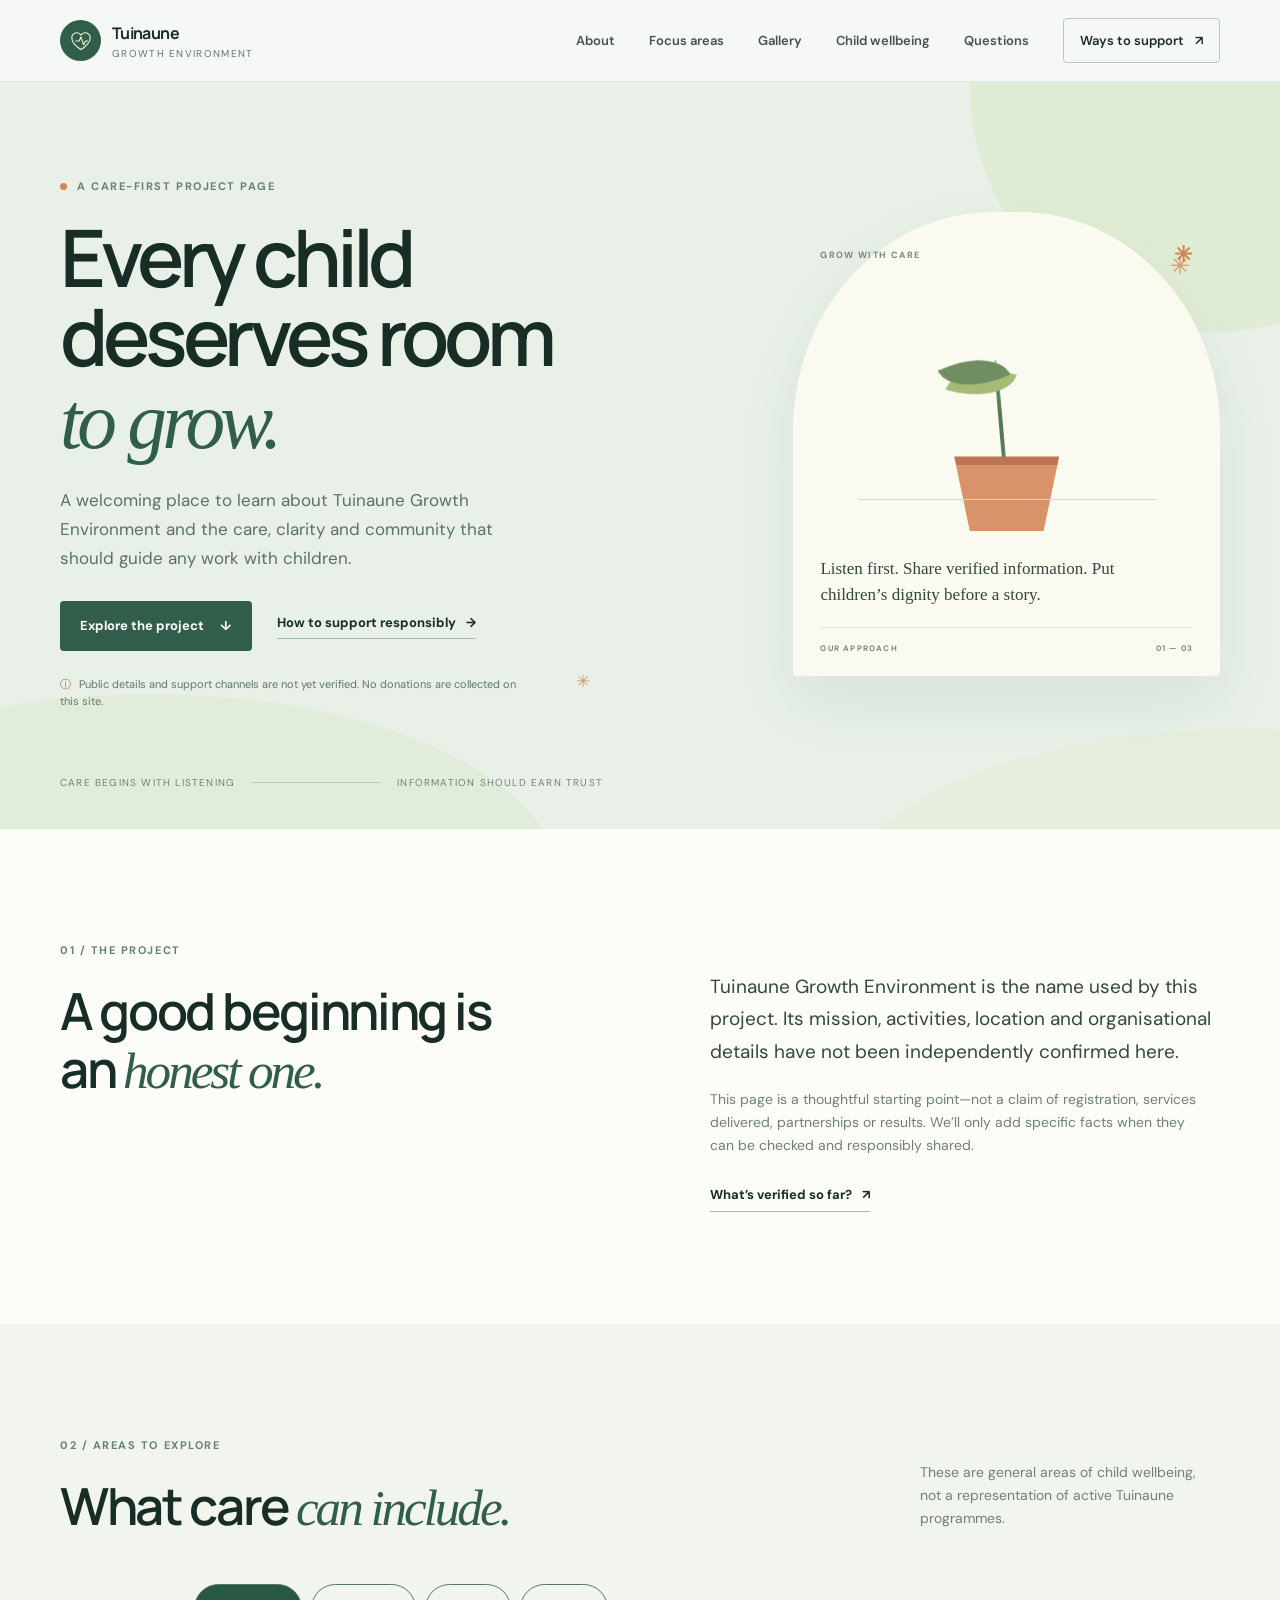
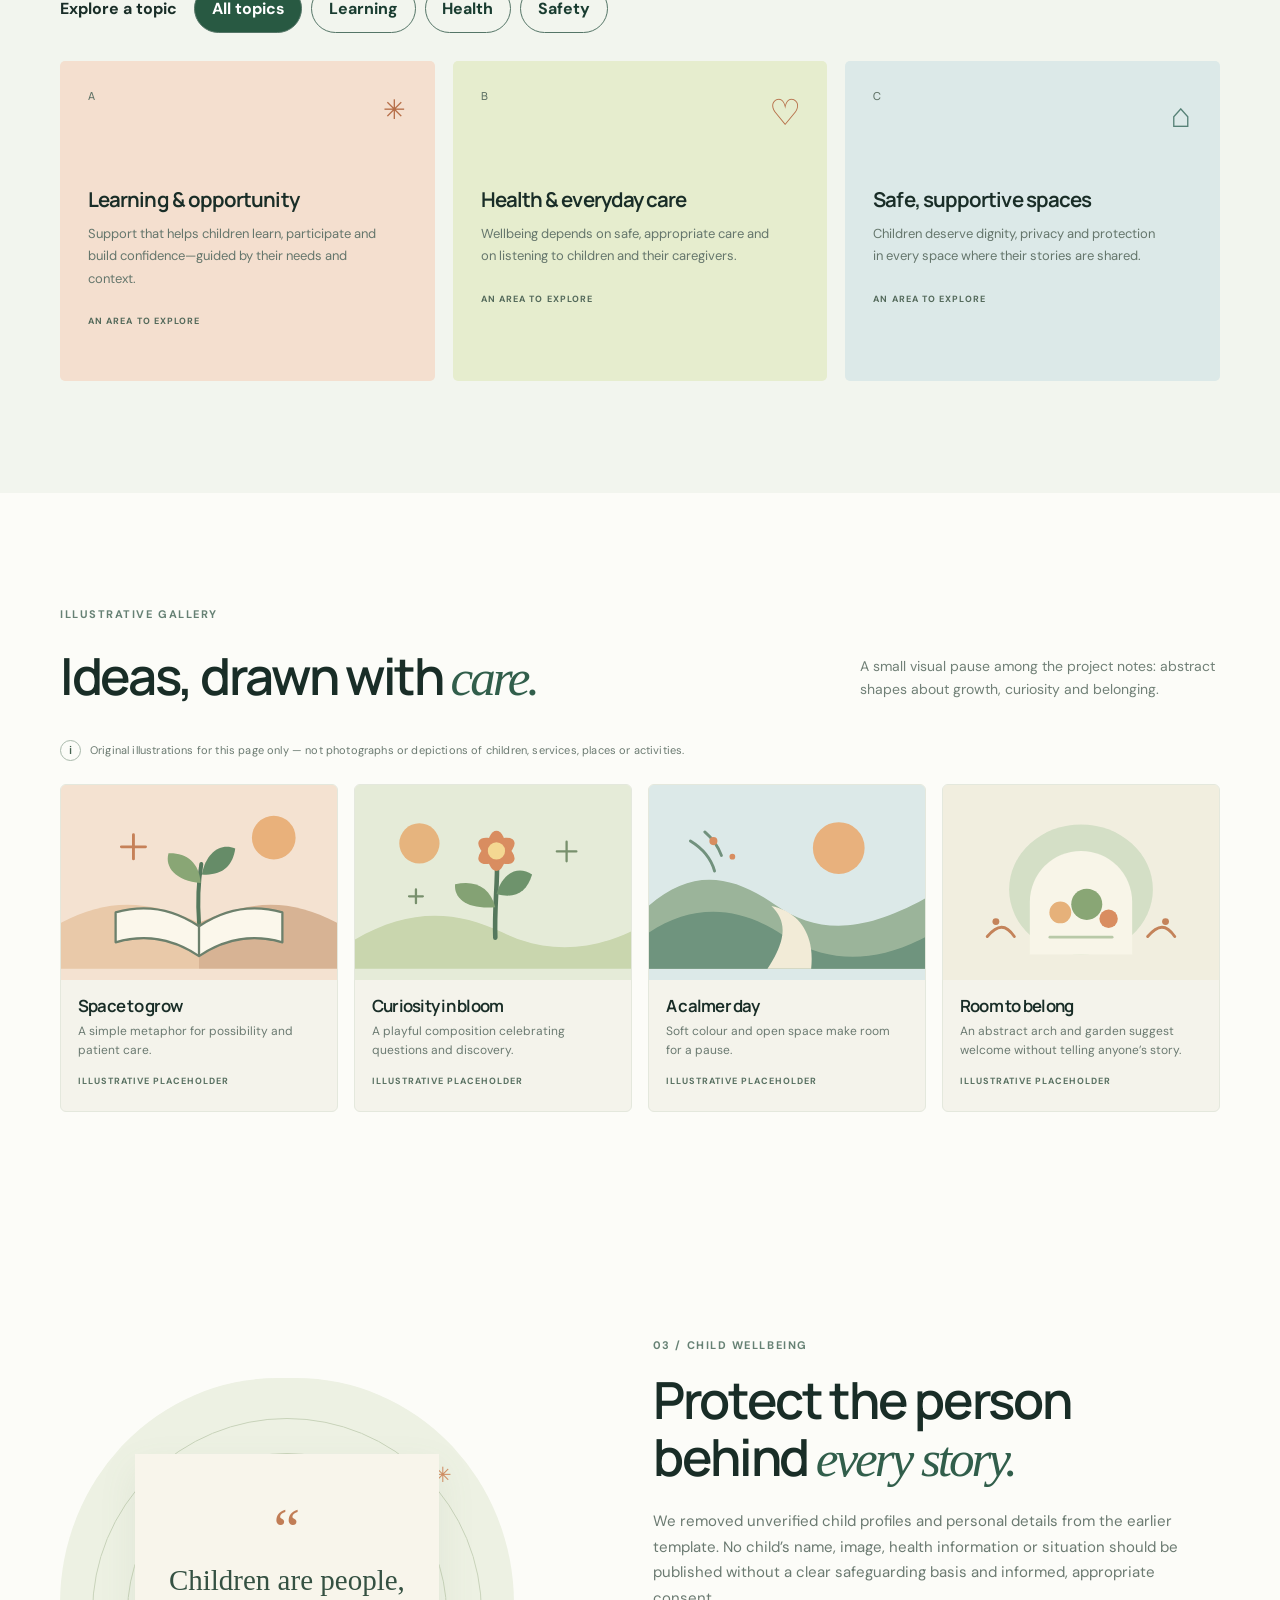
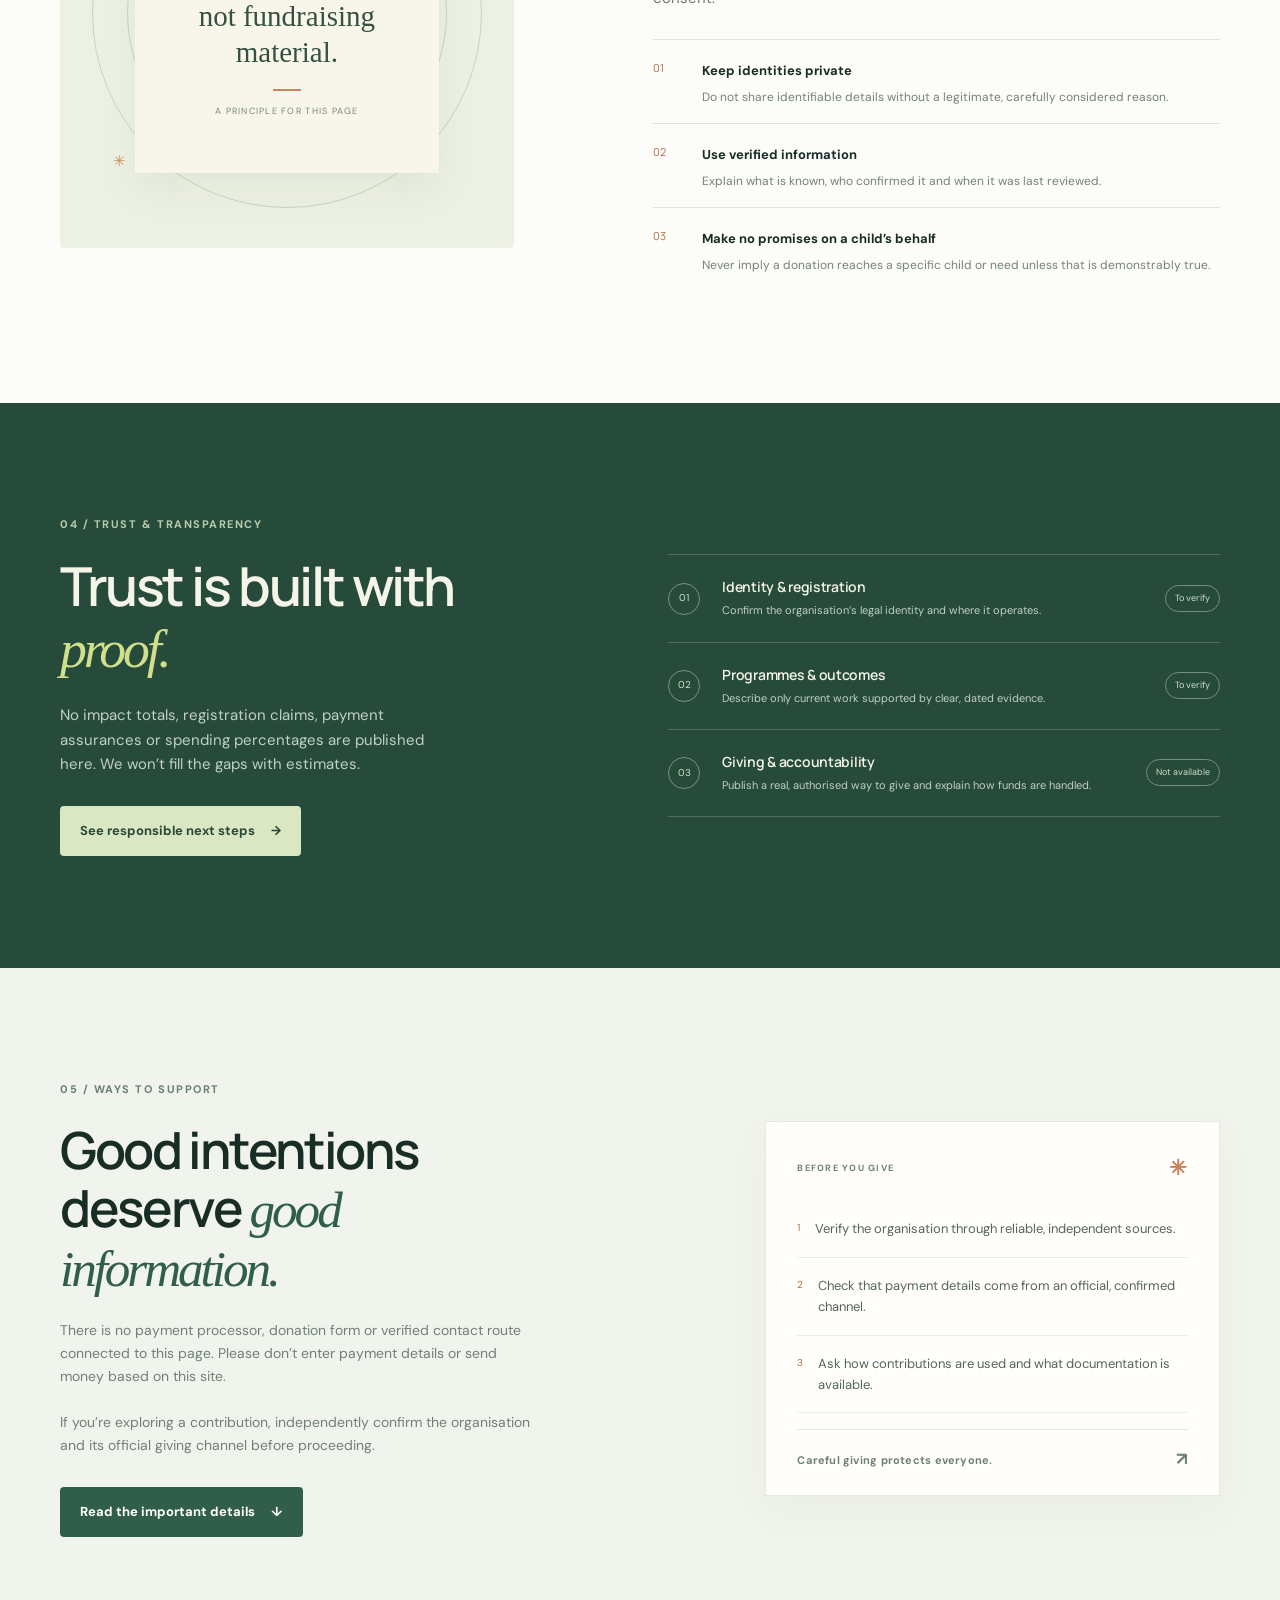
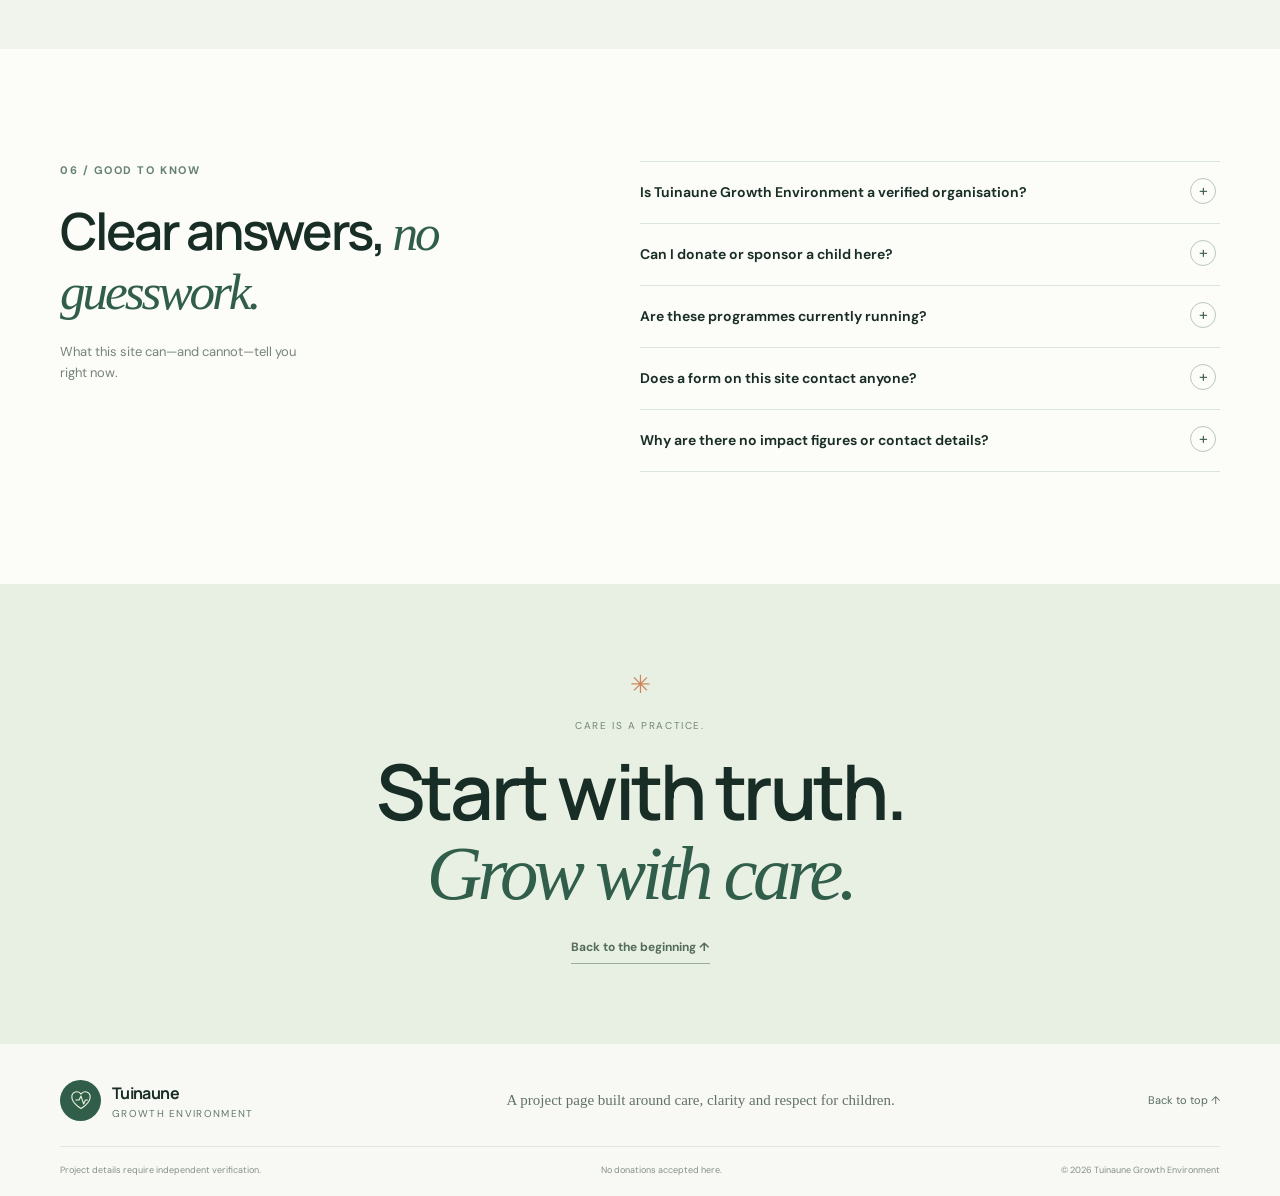
<file: index.html>
<!doctype html>
<html lang="en">
<head>
  <meta charset="utf-8">
  <meta name="viewport" content="width=device-width, initial-scale=1">
  <meta name="theme-color" content="#f5f8f4">
  <meta name="description" content="An information-first project page for Tuinaune Growth Environment. Project details and ways to support are being verified.">
  <title>Tuinaune Growth Environment — Care, with clarity</title>
  <link rel="preconnect" href="https://fonts.googleapis.com">
  <link rel="preconnect" href="https://fonts.gstatic.com" crossorigin>
  <link href="https://fonts.googleapis.com/css2?family=DM+Sans:wght@400;500;600;700&family=Manrope:wght@400;500;600;700;800&display=swap" rel="stylesheet">
  <link rel="stylesheet" href="styles.css">
  <script src="script.js" defer></script>
</head>
<body>
  <a class="skip-link" href="#main">Skip to content</a>
  <header class="site-header">
    <div class="wrap header-inner">
      <a class="brand" href="#home" aria-label="Tuinaune Growth Environment home">
        <span class="brand-mark" aria-hidden="true"><svg viewBox="0 0 40 40"><path d="M20 33S6 25.2 6 15.8A7.6 7.6 0 0 1 20 11a7.6 7.6 0 0 1 14 4.8C34 25.2 20 33 20 33Z"/><path d="M12 20h5l3-6 4 12 3-6h3"/></svg></span>
        <span class="brand-copy"><strong>Tuinaune</strong><small>Growth Environment</small></span>
      </a>
      <button class="menu-toggle" type="button" aria-controls="site-nav" aria-expanded="false"><span class="menu-lines" aria-hidden="true"></span><span class="sr-only">Open navigation</span></button>
      <nav id="site-nav" class="site-nav" aria-label="Main navigation">
        <a href="#about">About</a><a href="#focus">Focus areas</a><a href="#gallery">Gallery</a><a href="#care">Child wellbeing</a><a href="#questions">Questions</a><a class="nav-cta" href="#support">Ways to support <span aria-hidden="true">↗</span></a>
      </nav>
    </div>
  </header>
  <main id="main">
    <section class="hero" id="home">
      <div class="hero-art" aria-hidden="true"><div class="art-sun"></div><div class="art-hill hill-one"></div><div class="art-hill hill-two"></div><div class="art-flower flower-one">✳</div><div class="art-flower flower-two">✳</div></div>
      <div class="wrap hero-layout">
        <div class="hero-copy"><p class="eyebrow"><span class="eyebrow-dot"></span> A care-first project page</p>
          <h1>Every child deserves room <em>to grow.</em></h1>
          <p class="hero-lede">A welcoming place to learn about Tuinaune Growth Environment and the care, clarity and community that should guide any work with children.</p>
          <div class="hero-actions"><a class="button button-dark" href="#about">Explore the project <span aria-hidden="true">↓</span></a><a class="text-link" href="#support">How to support responsibly <span aria-hidden="true">→</span></a></div>
          <p class="status-note"><span aria-hidden="true">ⓘ</span> Public details and support channels are not yet verified. No donations are collected on this site.</p>
        </div>
        <div class="hero-card" aria-label="A simple illustration of a growing plant"><div class="card-top"><span>GROW WITH CARE</span><span class="card-spark" aria-hidden="true">✳</span></div><div class="plant-scene"><div class="plant-stem"></div><div class="leaf leaf-left"></div><div class="leaf leaf-right"></div><div class="plant-pot"><span></span></div><div class="ground-line"></div></div><p>Listen first. Share verified information. Put children’s dignity before a story.</p><div class="card-index"><span>OUR APPROACH</span><span>01 — 03</span></div></div>
      </div>
      <div class="hero-bottom wrap"><span>Care begins with listening</span><span class="hero-bottom-line"></span><span>Information should earn trust</span></div>
    </section>

    <section class="intro section-pad" id="about">
      <div class="wrap intro-grid"><div><p class="eyebrow">01 / The project</p><h2>A good beginning is an <em>honest one.</em></h2></div><div class="intro-copy"><p class="large-copy">Tuinaune Growth Environment is the name used by this project. Its mission, activities, location and organisational details have not been independently confirmed here.</p><p>This page is a thoughtful starting point—not a claim of registration, services delivered, partnerships or results. We’ll only add specific facts when they can be checked and responsibly shared.</p><a class="under-link" href="#questions">What’s verified so far? <span aria-hidden="true">↗</span></a></div></div>
    </section>

    <section class="focus section-pad" id="focus">
      <div class="wrap"><div class="section-heading"><div><p class="eyebrow">02 / Areas to explore</p><h2>What care <em>can include.</em></h2></div><p>These are general areas of child wellbeing, not a representation of active Tuinaune programmes.</p></div>
        <div class="topic-filters" role="group" aria-label="Filter wellbeing topics"><span>Explore a topic</span><button class="topic-filter active" type="button" data-filter="all" aria-pressed="true">All topics</button><button class="topic-filter" type="button" data-filter="learning" aria-pressed="false">Learning</button><button class="topic-filter" type="button" data-filter="health" aria-pressed="false">Health</button><button class="topic-filter" type="button" data-filter="safety" aria-pressed="false">Safety</button></div>
        <p class="filter-status sr-only" role="status" aria-live="polite">Showing all 3 topics.</p>
        <div class="focus-grid">
          <article class="focus-card focus-peach" data-topic="learning"><div class="focus-num">A</div><div class="focus-icon" aria-hidden="true">✳</div><h3>Learning & opportunity</h3><p>Support that helps children learn, participate and build confidence—guided by their needs and context.</p><span class="card-tag">An area to explore</span></article>
          <article class="focus-card focus-lime" data-topic="health"><div class="focus-num">B</div><div class="focus-icon icon-heart" aria-hidden="true">♡</div><h3>Health & everyday care</h3><p>Wellbeing depends on safe, appropriate care and on listening to children and their caregivers.</p><span class="card-tag">An area to explore</span></article>
          <article class="focus-card focus-blue" data-topic="safety"><div class="focus-num">C</div><div class="focus-icon icon-community" aria-hidden="true">⌂</div><h3>Safe, supportive spaces</h3><p>Children deserve dignity, privacy and protection in every space where their stories are shared.</p><span class="card-tag">An area to explore</span></article>
        </div>
      </div>
    </section>

    <section class="gallery section-pad" id="gallery" aria-labelledby="gallery-title">
      <div class="wrap">
        <div class="gallery-heading"><div><p class="eyebrow">Illustrative gallery</p><h2 id="gallery-title">Ideas, drawn with <em>care.</em></h2></div><p class="gallery-intro">A small visual pause among the project notes: abstract shapes about growth, curiosity and belonging.</p></div>
        <p class="gallery-note">Original illustrations for this page only — not photographs or depictions of children, services, places or activities.</p>
        <div class="gallery-grid">
          <article class="gallery-card"><div class="gallery-art gallery-art-peach"><svg viewBox="0 0 480 300" role="img" aria-labelledby="gallery-title-1 gallery-desc-1"><title id="gallery-title-1">Space to grow</title><desc id="gallery-desc-1">An abstract seedling rising from an open book beneath a soft sun.</desc><circle cx="370" cy="72" r="38" fill="#e9b17b"/><path d="M0 220c83-43 150-40 240 0v80H0z" fill="#e9c9a9"/><path d="M480 220c-83-43-150-40-240 0v80h240z" fill="#d7b394"/><path d="M240 226c-46-31-93-39-145-24v52c52-15 99-7 145 24 46-31 93-39 145-24v-52c-52-15-99-7-145 24Z" fill="#fbf7eb" stroke="#6c806c" stroke-width="4" stroke-linejoin="round"/><path d="M240 223v55" stroke="#6c806c" stroke-width="4"/><path d="M240 220c-3-42-1-72 4-102" fill="none" stroke="#55785c" stroke-width="7" stroke-linecap="round"/><path d="M243 151c-44-4-63-28-56-52 31-1 53 15 56 52Z" fill="#89a675"/><path d="M245 136c7-39 34-56 58-45-4 31-24 48-58 45Z" fill="#668c68"/><path d="M105 88h42M126 67v42" stroke="#c68158" stroke-width="5" stroke-linecap="round"/></svg></div><div class="gallery-card-copy"><h3>Space to grow</h3><p>A simple metaphor for possibility and patient care.</p><span class="gallery-label">Illustrative placeholder</span></div></article>
          <article class="gallery-card"><div class="gallery-art gallery-art-sage"><svg viewBox="0 0 480 300" role="img" aria-labelledby="gallery-title-2 gallery-desc-2"><title id="gallery-title-2">Curiosity in bloom</title><desc id="gallery-desc-2">A stylised flower, curved leaves and small geometric sparks.</desc><circle cx="112" cy="82" r="35" fill="#e6b47e"/><path d="M0 249c92-54 174-52 257-12 68 33 143 36 223-2v65H0z" fill="#c9d6ae"/><path d="M244 246c-2-50 4-93 3-133" fill="none" stroke="#55785c" stroke-width="8" stroke-linecap="round"/><path d="M244 193c-48 4-72-14-70-40 35-8 61 5 70 40Z" fill="#84a274"/><path d="M246 170c11-38 38-50 62-34-9 31-30 43-62 34Z" fill="#6e936c"/><g fill="#d98d60"><ellipse cx="246" cy="95" rx="17" ry="35"/><ellipse cx="246" cy="95" rx="17" ry="35" transform="rotate(60 246 95)"/><ellipse cx="246" cy="95" rx="17" ry="35" transform="rotate(120 246 95)"/></g><circle cx="246" cy="95" r="15" fill="#f4d892"/><path d="M351 96h34M368 79v34M94 174h24M106 162v24" stroke="#78906d" stroke-width="4" stroke-linecap="round"/></svg></div><div class="gallery-card-copy"><h3>Curiosity in bloom</h3><p>A playful composition celebrating questions and discovery.</p><span class="gallery-label">Illustrative placeholder</span></div></article>
          <article class="gallery-card"><div class="gallery-art gallery-art-blue"><svg viewBox="0 0 480 300" role="img" aria-labelledby="gallery-title-3 gallery-desc-3"><title id="gallery-title-3">A calmer day</title><desc id="gallery-desc-3">An abstract sun, layered hills and a quiet, winding path.</desc><circle cx="330" cy="90" r="45" fill="#e8b17d"/><path d="M0 190c75-65 144-54 220-1 70 48 146 52 260-11v122H0z" fill="#9bb49a"/><path d="M0 237c78-52 159-45 232 4 70 47 156 53 248 4v55H0z" fill="#6f947e"/><path d="M206 300c35-53 33-83 7-109 42 9 76 42 69 109Z" fill="#f2ebd7"/><path d="M72 78c23 14 36 31 42 52M97 62c14 12 23 25 29 41" fill="none" stroke="#71917d" stroke-width="5" stroke-linecap="round"/><circle cx="112" cy="78" r="7" fill="#d88d60"/><circle cx="145" cy="105" r="5" fill="#d88d60"/></svg></div><div class="gallery-card-copy"><h3>A calmer day</h3><p>Soft colour and open space make room for a pause.</p><span class="gallery-label">Illustrative placeholder</span></div></article>
          <article class="gallery-card"><div class="gallery-art gallery-art-cream"><svg viewBox="0 0 480 300" role="img" aria-labelledby="gallery-title-4 gallery-desc-4"><title id="gallery-title-4">Room to belong</title><desc id="gallery-desc-4">A welcoming abstract arch surrounding a cluster of geometric shapes.</desc><rect x="115" y="49" width="250" height="226" rx="125" fill="#d4dfc6"/><path d="M151 275v-91a89 89 0 0 1 178 0v91" fill="#f8f5e8"/><circle cx="204" cy="202" r="19" fill="#e6b17a"/><circle cx="250" cy="188" r="27" fill="#89a675"/><circle cx="288" cy="213" r="16" fill="#d98d60"/><path d="M186 245h108" stroke="#b9c9a8" stroke-width="5" stroke-linecap="round"/><path d="M77 244c18-21 32-22 47 0M356 244c18-21 32-22 47 0" fill="none" stroke="#c4835a" stroke-width="5" stroke-linecap="round"/><circle cx="92" cy="218" r="6" fill="#c4835a"/><circle cx="387" cy="218" r="6" fill="#c4835a"/></svg></div><div class="gallery-card-copy"><h3>Room to belong</h3><p>An abstract arch and garden suggest welcome without telling anyone’s story.</p><span class="gallery-label">Illustrative placeholder</span></div></article>
        </div>
      </div>
    </section>

    <section class="care section-pad" id="care"><div class="wrap care-layout"><div class="care-visual"><div class="care-quote"><span class="quote-mark">“</span><p>Children are people, not fundraising material.</p><span class="quote-rule"></span><small>A principle for this page</small></div><div class="care-orbit orbit-one"></div><div class="care-orbit orbit-two"></div><span class="care-star star-one">✳</span><span class="care-star star-two">✳</span></div><div class="care-copy"><p class="eyebrow">03 / Child wellbeing</p><h2>Protect the person behind <em>every story.</em></h2><p class="large-copy">We removed unverified child profiles and personal details from the earlier template. No child’s name, image, health information or situation should be published without a clear safeguarding basis and informed, appropriate consent.</p><ul class="care-list"><li><span>01</span><div><strong>Keep identities private</strong><p>Do not share identifiable details without a legitimate, carefully considered reason.</p></div></li><li><span>02</span><div><strong>Use verified information</strong><p>Explain what is known, who confirmed it and when it was last reviewed.</p></div></li><li><span>03</span><div><strong>Make no promises on a child’s behalf</strong><p>Never imply a donation reaches a specific child or need unless that is demonstrably true.</p></div></li></ul></div></div></section>

    <section class="clarity section-pad" id="impact"><div class="wrap clarity-inner"><div><p class="eyebrow">04 / Trust & transparency</p><h2>Trust is built with <em>proof.</em></h2><p class="clarity-lede">No impact totals, registration claims, payment assurances or spending percentages are published here. We won’t fill the gaps with estimates.</p><a class="button button-light" href="#support">See responsible next steps <span aria-hidden="true">→</span></a></div><div class="proof-list"><div class="proof-item"><span class="proof-icon">01</span><div><h3>Identity & registration</h3><p>Confirm the organisation’s legal identity and where it operates.</p></div><span class="proof-status">To verify</span></div><div class="proof-item"><span class="proof-icon">02</span><div><h3>Programmes & outcomes</h3><p>Describe only current work supported by clear, dated evidence.</p></div><span class="proof-status">To verify</span></div><div class="proof-item"><span class="proof-icon">03</span><div><h3>Giving & accountability</h3><p>Publish a real, authorised way to give and explain how funds are handled.</p></div><span class="proof-status">Not available</span></div></div></div></section>

    <section class="support section-pad" id="support"><div class="wrap support-layout"><div class="support-copy"><p class="eyebrow">05 / Ways to support</p><h2>Good intentions deserve <em>good information.</em></h2><p>There is no payment processor, donation form or verified contact route connected to this page. Please don’t enter payment details or send money based on this site.</p><p>If you’re exploring a contribution, independently confirm the organisation and its official giving channel before proceeding.</p><a class="button button-dark" href="#questions">Read the important details <span aria-hidden="true">↓</span></a></div><div class="support-panel"><div class="panel-top"><span>BEFORE YOU GIVE</span><span aria-hidden="true">✳</span></div><ol><li><span>1</span><p>Verify the organisation through reliable, independent sources.</p></li><li><span>2</span><p>Check that payment details come from an official, confirmed channel.</p></li><li><span>3</span><p>Ask how contributions are used and what documentation is available.</p></li></ol><div class="panel-foot"><span>Careful giving protects everyone.</span><span aria-hidden="true">↗</span></div></div></div></section>

    <section class="questions section-pad" id="questions"><div class="wrap questions-layout"><div class="questions-heading"><p class="eyebrow">06 / Good to know</p><h2>Clear answers, <em>no guesswork.</em></h2><p>What this site can—and cannot—tell you right now.</p></div><div class="faq-list"><details><summary>Is Tuinaune Growth Environment a verified organisation?</summary><div class="faq-answer"><p>This page does not establish its legal status, registration or location. Those details need independent verification before being presented as fact.</p></div></details><details><summary>Can I donate or sponsor a child here?</summary><div class="faq-answer"><p>No. This is a static information page, not a donation platform. It does not collect money, card details or sponsorship requests. No child profiles are published.</p></div></details><details><summary>Are these programmes currently running?</summary><div class="faq-answer"><p>The learning, health and safe-space cards describe general areas of child wellbeing only. They are not claims that Tuinaune currently provides these services.</p></div></details><details><summary>Does a form on this site contact anyone?</summary><div class="faq-answer"><p>There are no connected contact or subscription forms. Any interactive demo only runs in your browser; it does not send or store your information.</p></div></details><details><summary>Why are there no impact figures or contact details?</summary><div class="faq-answer"><p>No reliable, verified figures or official contact details were provided for this project page. Publishing invented numbers or guessed contacts could mislead people.</p></div></details></div></div></section>

    <section class="closing"><div class="wrap closing-inner"><span class="closing-spark" aria-hidden="true">✳</span><p>Care is a practice.</p><h2>Start with truth.<br><em>Grow with care.</em></h2><a class="closing-link" href="#home">Back to the beginning ↑</a></div></section>
  </main>
  <footer class="site-footer"><div class="wrap footer-main"><a class="brand footer-brand" href="#home"><span class="brand-mark" aria-hidden="true"><svg viewBox="0 0 40 40"><path d="M20 33S6 25.2 6 15.8A7.6 7.6 0 0 1 20 11a7.6 7.6 0 0 1 14 4.8C34 25.2 20 33 20 33Z"/><path d="M12 20h5l3-6 4 12 3-6h3"/></svg></span><span class="brand-copy"><strong>Tuinaune</strong><small>Growth Environment</small></span></a><p>A project page built around care, clarity and respect for children.</p><a class="footer-up" href="#home">Back to top ↑</a></div><div class="wrap footer-bottom"><span>Project details require independent verification.</span><span>No donations accepted here.</span><span>© <span id="year">2026</span> Tuinaune Growth Environment</span></div></footer>
  <div class="toast" role="status" aria-live="polite" aria-atomic="true"></div>
</body>
</html>
</file>
<file: styles.css>
:root{--ink:#192d27;--muted:#64766e;--paper:#f5f8f4;--white:#fff;--green:#315e4b;--lime:#cfdf8c;--orange:#f1a875;--line:#dce5dd;--serif:Georgia,'Times New Roman',serif;--sans:'DM Sans',sans-serif;--display:'Manrope',sans-serif;--wrap:1160px;--ease:cubic-bezier(.2,.7,.25,1)}
*{box-sizing:border-box}html{scroll-behavior:smooth;scroll-padding-top:90px}body{margin:0;background:var(--paper);color:var(--ink);font-family:var(--sans);font-size:16px;line-height:1.65;-webkit-font-smoothing:antialiased}a{color:inherit;text-decoration:none}button{font:inherit}p{margin:0 0 1em}h1,h2,h3{font-family:var(--display);letter-spacing:-.045em;line-height:1.12;margin:0}h2{font-size:clamp(2.3rem,4vw,3.55rem);font-weight:600}h2 em,h1 em{font-family:var(--serif);font-weight:400;color:var(--green);letter-spacing:-.06em}h3{font-size:1.28rem;font-weight:650}.wrap{width:min(var(--wrap),calc(100% - 64px));margin-inline:auto}.section-pad{padding:112px 0}.skip-link{position:absolute;top:-100px;left:16px;background:#fff;padding:12px 18px;z-index:1001;border:2px solid var(--green);border-radius:8px}.skip-link:focus{top:10px}.sr-only{position:absolute;width:1px;height:1px;padding:0;margin:-1px;overflow:hidden;clip:rect(0,0,0,0);white-space:nowrap;border:0}
.site-header{height:82px;position:sticky;top:0;z-index:50;background:rgba(245,248,244,.94);border-bottom:1px solid rgba(220,229,221,.8);backdrop-filter:blur(16px)}.header-inner{height:100%;display:flex;align-items:center;justify-content:space-between}.brand{display:inline-flex;align-items:center;gap:11px}.brand-mark{width:41px;height:41px;background:var(--green);border-radius:50%;display:grid;place-items:center}.brand-mark svg{width:26px;fill:none;stroke:#eff6dc;stroke-width:1.7;stroke-linecap:round;stroke-linejoin:round}.brand-copy{display:grid;line-height:1.1}.brand-copy strong{font:700 16px var(--display);letter-spacing:-.04em}.brand-copy small{font-size:10px;letter-spacing:.13em;text-transform:uppercase;color:var(--muted);margin-top:4px}.site-nav{display:flex;align-items:center;gap:34px}.site-nav>a{font-size:13px;font-weight:600;color:#42544d;transition:color .2s}.site-nav>a:hover{color:#a95d36}.site-nav .nav-cta{padding:11px 16px;border:1px solid #b9c9bd;border-radius:4px;color:var(--ink)}.nav-cta span{margin-left:8px}.menu-toggle{display:none}
.hero{position:relative;overflow:hidden;min-height:660px;background:#e8f0e7;padding:95px 0 38px}.hero-layout{position:relative;z-index:2;display:grid;grid-template-columns:1.15fr .78fr;gap:9%;align-items:center}.hero-copy{max-width:620px}.eyebrow{font-size:11px;font-weight:700;letter-spacing:.14em;text-transform:uppercase;color:#668174;margin:0 0 23px;display:flex;align-items:center;gap:10px}.eyebrow-dot{width:7px;height:7px;background:#d78554;border-radius:50%}.hero h1{font-size:clamp(3.6rem,6.2vw,6.1rem);font-weight:600;line-height:.99;max-width:680px;letter-spacing:-.065em}.hero h1 em{display:block;margin-top:7px}.hero-lede{font-size:17px;line-height:1.7;color:#5b7167;max-width:490px;margin:25px 0 28px}.hero-actions{display:flex;align-items:center;gap:25px;flex-wrap:wrap}.button{min-height:50px;display:inline-flex;justify-content:center;align-items:center;gap:16px;padding:0 20px;border-radius:4px;font-size:13px;font-weight:700;transition:transform .2s var(--ease),background .2s}.button:hover{transform:translateY(-2px)}.button:focus-visible,a:focus-visible,button:focus-visible,summary:focus-visible{outline:3px solid #bf6f48;outline-offset:4px}.button-dark{background:var(--green);color:white}.button-dark:hover{background:#203f31}.text-link,.under-link{font-size:13px;font-weight:700;border-bottom:1px solid #a9bbb0;padding-bottom:5px}.text-link span,.under-link span{margin-left:7px}.status-note{max-width:460px;margin:25px 0 0;font-size:11px;color:#63766c;line-height:1.6}.status-note span{margin-right:5px;color:#b66b43}.hero-card{background:#fafaf1;border-radius:47% 47% 4px 4px;min-height:410px;padding:25px 27px 20px;box-shadow:0 25px 60px rgba(52,86,66,.08);display:flex;flex-direction:column}.card-top,.card-index{display:flex;align-items:center;justify-content:space-between;font-size:9px;letter-spacing:.15em;color:#77887d;font-weight:700}.card-spark{font-size:22px;color:#cc8753}.plant-scene{position:relative;height:260px;margin:10px 0;display:grid;place-items:center}.ground-line{position:absolute;bottom:43px;width:80%;height:1px;background:#d4daca}.plant-stem{position:absolute;bottom:49px;width:4px;height:135px;border-radius:50%;background:#537858;transform:rotate(-5deg);transform-origin:bottom center;animation:stem-grow .9s .1s var(--ease) both}.leaf{position:absolute;bottom:135px;width:64px;height:34px;background:#a4bb78;border-radius:100% 0 100% 0}.leaf-left{left:calc(50% - 59px);transform:rotate(16deg);transform-origin:right center;animation:leaf-open .6s .65s var(--ease) both}.leaf-right{left:calc(50% - 4px);bottom:167px;transform:rotate(-25deg) scaleX(-1);transform-origin:left center;animation:leaf-open-right .6s .8s var(--ease) both;background:#718e62}@keyframes stem-grow{from{transform:rotate(-5deg) scaleY(0)}to{transform:rotate(-5deg) scaleY(1)}}@keyframes leaf-open{from{opacity:0;transform:rotate(16deg) scale(.25)}to{opacity:1;transform:rotate(16deg) scale(1)}}@keyframes leaf-open-right{from{opacity:0;transform:rotate(-25deg) scaleX(-1) scale(.25)}to{opacity:1;transform:rotate(-25deg) scaleX(-1) scale(1)}}.plant-pot{position:absolute;bottom:12px;width:105px;height:75px;background:#d99269;clip-path:polygon(0 0,100% 0,85% 100%,15% 100%);border-radius:4px}.plant-pot span{position:absolute;top:0;left:0;width:100%;height:9px;background:#be7556}.hero-card>p{font:17px/1.5 var(--serif);color:#33483b;max-width:295px;margin:3px 0 20px}.card-index{border-top:1px solid #e5e6da;padding-top:14px;font-size:8px}.hero-art{position:absolute;inset:0;pointer-events:none;overflow:hidden}.art-sun{position:absolute;width:490px;height:490px;border-radius:50%;background:rgba(205,222,158,.26);right:-180px;top:-240px}.art-hill{position:absolute;bottom:-245px;border-radius:50%;width:820px;height:380px;background:rgba(214,228,198,.38)}.hill-one{left:-260px}.hill-two{right:-370px;bottom:-280px;background:rgba(219,228,186,.24)}.art-flower{position:absolute;color:#db986e;font-size:24px}.flower-one{right:7%;top:22%}.flower-two{left:45%;bottom:18%;font-size:17px}.hero-bottom{position:relative;z-index:1;display:flex;align-items:center;gap:16px;margin-top:64px;font-size:10px;text-transform:uppercase;letter-spacing:.12em;color:#718278}.hero-bottom-line{height:1px;max-width:130px;flex:1;background:#bdcbbd}
.intro{background:#fcfcf8}.intro-grid{display:grid;grid-template-columns:1fr 1fr;gap:12%;align-items:start}.intro h2{max-width:460px}.intro-copy{padding-top:30px}.large-copy{font-size:19px;line-height:1.7;color:#33493d}.intro-copy>p:not(.large-copy){font-size:14px;color:#708077;max-width:490px;margin:20px 0 24px}.under-link{display:inline-block}
.focus{background:#f2f5ee}.section-heading{display:flex;align-items:end;justify-content:space-between;gap:45px;margin-bottom:48px}.section-heading h2{max-width:500px}.section-heading>p{max-width:300px;color:#718077;font-size:14px;margin:0 0 6px}.focus-grid{display:grid;grid-template-columns:repeat(3,1fr);gap:18px}.focus-card{position:relative;padding:27px 28px 30px;min-height:320px;border-radius:5px;overflow:hidden;transition:transform .25s var(--ease)}.focus-card:hover{transform:translateY(-5px)}.focus-peach{background:#f4dfcf}.focus-lime{background:#e6edce}.focus-blue{background:#dce9e8}.focus-num{font:500 11px var(--display);color:#607367;letter-spacing:.08em}.focus-icon{position:absolute;right:29px;top:27px;font-size:27px;color:#b66e48}.icon-heart{font-size:36px;right:26px;top:22px}.icon-community{font-size:34px;color:#568176}.focus-card h3{margin:85px 0 12px;max-width:220px}.focus-card p{font-size:13px;line-height:1.7;color:#65766c;margin:0;max-width:290px}.card-tag{display:inline-block;margin-top:24px;font-size:9px;letter-spacing:.12em;text-transform:uppercase;font-weight:700;color:#53695a}
.care{background:#fcfcf8}.care-layout{display:grid;grid-template-columns:.8fr 1fr;gap:12%;align-items:center}.care-visual{height:470px;background:#edf1e3;position:relative;overflow:hidden;border-radius:48% 48% 4px 4px;display:grid;place-items:center}.care-quote{width:67%;height:68%;background:#f8f5eb;position:relative;z-index:2;display:flex;align-items:center;justify-content:center;flex-direction:column;text-align:center;padding:25px;box-shadow:0 15px 36px #71806919}.quote-mark{font:60px/.7 var(--serif);color:#c17d56}.care-quote p{font:clamp(20px,2.5vw,29px)/1.25 var(--serif);color:#355142;margin:12px 0 19px}.quote-rule{width:28px;height:2px;background:#c78760}.care-quote small{font-size:9px;letter-spacing:.14em;text-transform:uppercase;color:#79887b;margin-top:13px}.care-orbit{position:absolute;border:1px solid #c8d3ba;border-radius:50%;width:390px;height:390px}.orbit-two{width:320px;height:320px}.care-star{position:absolute;color:#d18e63;font-size:21px}.star-one{top:80px;right:62px}.star-two{bottom:75px;left:53px;font-size:15px}.care-copy .eyebrow{margin-bottom:17px}.care-copy h2{max-width:530px}.care-copy>.large-copy{font-size:15px;color:#6b7a71;margin:22px 0 28px}.care-list{list-style:none;padding:0;margin:0}.care-list li{display:grid;grid-template-columns:36px 1fr;gap:13px;padding:17px 0;border-top:1px solid var(--line)}.care-list li>span{font:11px var(--display);color:#b36d47;padding-top:3px}.care-list strong{font-size:13px}.care-list p{font-size:12px;color:#75827a;margin:4px 0 0;line-height:1.55}
.clarity{background:#264b3b;color:#f4f4e9}.clarity-inner{display:grid;grid-template-columns:.85fr 1fr;gap:12%;align-items:center}.clarity .eyebrow{color:#b9ccae}.clarity h2{font-size:clamp(2.6rem,4.2vw,3.7rem);max-width:470px}.clarity h2 em{color:#cfdf8c}.clarity-lede{font-size:15px;color:#c3d0c3;max-width:400px;margin:24px 0 29px}.button-light{background:#d9e7c3;color:#284a39}.button-light:hover{background:#eef3de}.proof-list{border-top:1px solid #50705e}.proof-item{display:grid;grid-template-columns:39px 1fr auto;gap:15px;align-items:center;padding:22px 0;border-bottom:1px solid #50705e}.proof-icon{width:32px;height:32px;border:1px solid #78927d;border-radius:50%;display:grid;place-items:center;font-size:10px;color:#d3e0c7}.proof-item h3{font:600 14px var(--display);letter-spacing:-.02em;margin:0 0 5px}.proof-item p{font-size:11px;color:#bfd0c1;margin:0}.proof-status{font-size:9px;border:1px solid #73907d;border-radius:99px;padding:5px 9px;color:#d0ddc9;white-space:nowrap}
.support{background:#f1f4ec}.support-layout{display:grid;grid-template-columns:1fr .82fr;gap:13%;align-items:center}.support-copy h2{max-width:500px}.support-copy>p:not(.eyebrow){font-size:14px;color:#718077;max-width:475px;margin:22px 0}.support-copy .button{margin-top:8px}.support-panel{background:#fffefa;padding:29px 31px 20px;border:1px solid #e8e9de;box-shadow:0 14px 38px #5367550c}.panel-top,.panel-foot{display:flex;justify-content:space-between;align-items:center;font-weight:700;font-size:9px;letter-spacing:.14em;color:#6d8273}.panel-top span:last-child{font-size:21px;color:#c88157}.support-panel ol{list-style:none;padding:0;margin:16px 0}.support-panel li{display:flex;align-items:flex-start;gap:15px;padding:17px 0;border-bottom:1px solid #e9eee5}.support-panel li span{font-size:10px;color:#b56b45;padding-top:2px}.support-panel li p{font-size:13px;color:#55665c;margin:0}.panel-foot{border-top:1px solid #e3e9df;padding-top:15px;letter-spacing:.02em;text-transform:none;font-size:11px}.panel-foot span:last-child{font-size:18px}
.questions{background:#fcfcf8}.questions-layout{display:grid;grid-template-columns:.74fr 1fr;gap:13%}.questions-heading h2{font-size:clamp(2.45rem,4vw,3.5rem)}.questions-heading>p:last-child{font-size:13px;color:#77847a;margin-top:20px;max-width:250px}.faq-list{border-top:1px solid var(--line)}.faq-list details{border-bottom:1px solid var(--line)}.faq-list summary{cursor:pointer;list-style:none;position:relative;padding:20px 38px 20px 0;font-size:14px;font-weight:650;line-height:1.5}.faq-list summary::-webkit-details-marker{display:none}.faq-list summary:after{content:'+';position:absolute;right:4px;top:16px;width:24px;height:24px;border:1px solid #b8c8bb;border-radius:50%;display:grid;place-items:center;color:#45624f;font-size:16px;font-weight:400;transition:transform .2s}.faq-list details[open] summary:after{content:'−';transform:rotate(180deg)}.faq-answer{padding:0 30px 18px 0}.faq-answer p{font-size:13px;color:#708077;line-height:1.7;margin:0;max-width:600px}
.closing{background:#e8f0e3;padding:80px 0;text-align:center}.closing-inner{position:relative}.closing-spark{color:#cf855c;font-size:25px}.closing-inner>p{font-size:10px;letter-spacing:.16em;text-transform:uppercase;color:#738477;margin:13px 0 18px}.closing h2{font-size:clamp(3rem,6vw,5.2rem);line-height:1.02}.closing h2 em{color:var(--green)}.closing-link{display:inline-block;font-size:12px;font-weight:700;color:#536c5b;margin-top:25px;border-bottom:1px solid #9cac9d;padding-bottom:5px}.site-footer{background:#f8f9f5;padding:36px 0 18px}.footer-main{display:flex;align-items:center;justify-content:space-between;padding-bottom:25px}.footer-main>p{font:15px var(--serif);color:#627267;margin:0}.footer-up{font-size:11px;color:#596d5f}.footer-bottom{border-top:1px solid #e0e7df;padding-top:16px;display:flex;justify-content:space-between;gap:15px;font-size:9px;color:#839087}.toast{position:fixed;bottom:20px;left:50%;transform:translate(-50%,20px);padding:12px 18px;background:#203f31;color:#fff;border-radius:4px;box-shadow:0 10px 30px #15251b2b;font-size:13px;opacity:0;pointer-events:none;transition:opacity .2s,transform .2s;z-index:100}.toast.visible{opacity:1;transform:translate(-50%,0)}
@media(max-width:900px){.wrap{width:min(var(--wrap),calc(100% - 44px))}.site-nav{gap:19px}.site-nav>a{font-size:12px}.hero{min-height:620px;padding-top:75px}.hero-layout{gap:5%}.hero-card{min-height:385px}.hero h1{font-size:clamp(3.4rem,7.1vw,5.3rem)}.section-pad{padding:88px 0}.care-layout{gap:7%}.care-visual{height:420px}.clarity-inner{gap:7%}.support-layout,.questions-layout{gap:8%}}
@media(max-width:700px){html{scroll-padding-top:74px}.wrap{width:calc(100% - 40px)}.site-header{height:70px}.brand-mark{width:38px;height:38px}.menu-toggle{display:grid;place-items:center;width:46px;height:46px;border:1px solid #d3dfd4;border-radius:4px;background:transparent;color:var(--ink);cursor:pointer}.menu-lines,.menu-lines:before,.menu-lines:after{display:block;width:19px;height:2px;background:currentColor;position:relative;transition:transform .2s}.menu-lines:before,.menu-lines:after{content:'';position:absolute;left:0}.menu-lines:before{top:-6px}.menu-lines:after{top:6px}.menu-toggle[aria-expanded=true] .menu-lines{background:transparent}.menu-toggle[aria-expanded=true] .menu-lines:before{top:0;transform:rotate(45deg)}.menu-toggle[aria-expanded=true] .menu-lines:after{top:0;transform:rotate(-45deg)}.site-nav{position:absolute;top:69px;left:0;right:0;background:var(--paper);padding:10px 20px 20px;display:flex;align-items:stretch;flex-direction:column;gap:0;border-bottom:1px solid var(--line);box-shadow:0 15px 22px #24382a12;visibility:hidden;opacity:0;transform:translateY(-8px);transition:opacity .18s,transform .18s,visibility .18s}.site-nav.open{visibility:visible;opacity:1;transform:none}.site-nav>a{padding:13px 5px;font-size:14px;border-bottom:1px solid #e6ebe4}.site-nav .nav-cta{border:0;padding:13px 5px}.hero{min-height:auto;padding:64px 0 24px}.hero-layout{grid-template-columns:1fr;gap:42px}.hero h1{font-size:clamp(3.5rem,13.5vw,5.3rem)}.hero-lede{font-size:16px;max-width:510px;margin:20px 0 22px}.hero-actions{gap:17px}.button{min-height:50px;padding:0 16px}.status-note{margin-top:20px}.hero-card{width:min(100%,380px);min-height:370px;margin:0 auto}.plant-scene{height:230px}.hero-bottom{margin-top:38px;gap:10px;font-size:8px}.hero-bottom-line{max-width:50px}.section-pad{padding:76px 0}.intro-grid,.care-layout,.clarity-inner,.support-layout,.questions-layout{grid-template-columns:1fr;gap:27px}.intro-copy{padding-top:0}.large-copy{font-size:17px}.section-heading{display:block;margin-bottom:30px}.section-heading>p{margin-top:18px}.focus-grid{grid-template-columns:1fr;gap:12px}.focus-card{min-height:280px;padding:23px}.focus-card h3{margin-top:76px}.care-layout{gap:36px}.care-visual{height:370px;width:min(100%,430px);margin-inline:auto}.care-quote{width:72%;height:69%}.care-copy>.large-copy{font-size:14px}.clarity-inner{gap:35px}.clarity h2{font-size:2.8rem}.clarity-lede{font-size:14px}.proof-item{grid-template-columns:34px 1fr;gap:12px}.proof-status{grid-column:2;justify-self:start;margin-top:-4px}.support-layout{gap:35px}.support-panel{padding:23px 20px 18px}.questions-layout{gap:35px}.questions-heading>p:last-child{margin-top:13px}.faq-list summary{font-size:13px}.closing{padding:66px 0}.footer-main{align-items:flex-start;flex-wrap:wrap;gap:15px}.footer-main>p{order:3;flex-basis:100%;font-size:14px}.footer-up{margin-left:auto;padding-top:11px}.footer-bottom{display:grid;grid-template-columns:1fr 1fr;gap:9px}.footer-bottom span:last-child{grid-column:1/-1}}
@media(max-width:390px){.wrap{width:calc(100% - 32px)}.hero h1{font-size:3.45rem}.hero-actions{align-items:flex-start;flex-direction:column}.hero-bottom{font-size:7px;letter-spacing:.08em}.hero-bottom-line{max-width:28px}.focus-card{min-height:290px}.care-visual{height:330px}.footer-bottom{grid-template-columns:1fr}.footer-bottom span:last-child{grid-column:auto}}
@media(prefers-reduced-motion:reduce){*,*::before,*::after{scroll-behavior:auto!important;animation-duration:.01ms!important;animation-iteration-count:1!important;transition-duration:.01ms!important}.focus-card:hover,.button:hover{transform:none}}

/* Accessible client-side topic filters */
.topic-filters{display:flex;flex-wrap:wrap;gap:.55rem;align-items:center;margin:0 0 1.75rem}.topic-filters>span{font-weight:700;margin-right:.5rem}.topic-filter{min-height:44px;padding:.65rem 1.05rem;border:1px solid #557567;border-radius:999px;background:transparent;color:#193c30;font:inherit;font-weight:700;cursor:pointer}.topic-filter:hover,.topic-filter.active{background:#285942;color:#fff}.topic-filter:focus-visible{outline:3px solid #dc8a54;outline-offset:3px}.focus-card[hidden]{display:none}


/* Illustrative placeholder gallery and polished interaction states */
.gallery{background:#fcfcf8}.gallery-heading{display:flex;align-items:end;justify-content:space-between;gap:36px;margin-bottom:34px}.gallery-heading h2{max-width:560px}.gallery-intro{max-width:360px;margin:0 0 5px;color:#718077;font-size:14px}.gallery-note{display:flex;align-items:center;gap:9px;margin:0 0 23px;color:#6b7a71;font-size:11px;letter-spacing:.015em}.gallery-note::before{content:'i';display:grid;place-items:center;width:19px;height:19px;border:1px solid #a9b9ab;border-radius:50%;font-family:var(--display);font-size:11px;font-weight:700;color:#45624f}.gallery-grid{display:grid;grid-template-columns:repeat(4,minmax(0,1fr));gap:16px}.gallery-card{min-width:0;background:#f4f3eb;border:1px solid #e4e8dd;border-radius:6px;overflow:hidden;transition:transform .28s var(--ease),box-shadow .28s var(--ease),border-color .28s}.gallery-art{height:195px;display:grid;place-items:center;overflow:hidden}.gallery-art svg{display:block;width:100%;height:100%;transition:transform .45s var(--ease)}.gallery-art-peach{background:#f4e2d1}.gallery-art-sage{background:#e5ebd8}.gallery-art-blue{background:#dce9e8}.gallery-art-cream{background:#f1eedf}.gallery-card-copy{padding:17px 17px 18px}.gallery-card h3{font-size:1.05rem;margin:0 0 6px}.gallery-card p{font-size:12px;color:#6b7a71;line-height:1.6;margin:0}.gallery-label{display:inline-block;margin-top:14px;color:#587061;font-size:9px;font-weight:700;letter-spacing:.11em;text-transform:uppercase}.gallery-card:hover{transform:translateY(-5px);box-shadow:0 16px 34px rgba(52,86,66,.1);border-color:#c6d3c7}.gallery-card:hover .gallery-art svg{transform:scale(1.035)}.button:active,.nav-cta:active,.topic-filter:active{transform:translateY(1px)}.site-nav>a:focus-visible,.text-link:focus-visible,.under-link:focus-visible,.closing-link:focus-visible,.footer-up:focus-visible{outline:3px solid #bf6f48;outline-offset:5px;border-radius:3px}.gallery-card:focus-within{outline:3px solid #bf6f48;outline-offset:4px}
@media(max-width:900px){.gallery-grid{grid-template-columns:repeat(2,minmax(0,1fr))}.gallery-art{height:210px}}
@media(max-width:700px){.gallery-heading{display:block;margin-bottom:23px}.gallery-intro{margin-top:15px}.gallery-grid{gap:12px}.gallery-art{height:clamp(135px,42vw,205px)}.gallery-card-copy{padding:14px 13px 15px}.gallery-card h3{font-size:1rem}.gallery-card p{font-size:11px}.gallery-label{font-size:8px;margin-top:11px}}
@media(max-width:390px){.gallery-grid{grid-template-columns:1fr}.gallery-art{height:210px}}
@media(hover:none){.gallery-card:hover{transform:none;box-shadow:none}.gallery-card:active{transform:scale(.99)}}
@media(prefers-reduced-motion:reduce){.gallery-card,.gallery-art svg{transition:none!important}.gallery-card:hover,.gallery-card:hover .gallery-art svg{transform:none}}

/* A one-time, low-distance entrance adds life without hiding page content. */
@keyframes hero-settle{from{transform:translateY(12px)}to{transform:translateY(0)}}
.hero-card{animation:hero-settle .7s var(--ease) both}
@media(prefers-reduced-motion:reduce){.hero-card{animation:none!important}}
</file>
